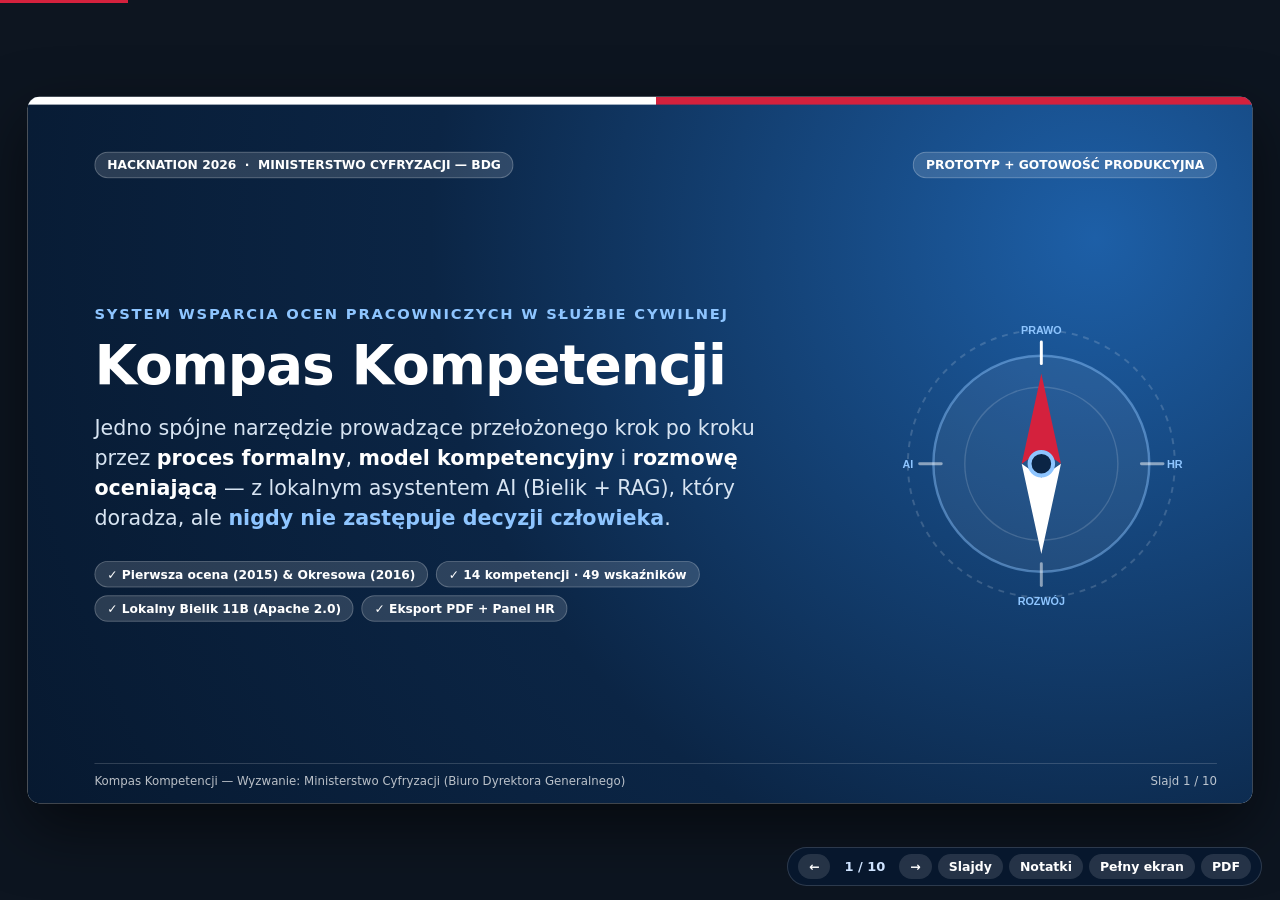
<file: docs/prezentacja.html>
<!DOCTYPE html>
<html lang="pl">
<head>
  <meta charset="UTF-8" />
  <meta name="viewport" content="width=device-width, initial-scale=1.0" />
  <title>Kompas Kompetencji — Prezentacja HackNation 2026 (Ministerstwo Cyfryzacji)</title>
  <style>
    :root {
      --navy: #0b2545;
      --navy-deep: #071930;
      --blue: #1d5fa7;
      --blue-light: #e8f1fb;
      --purple: #60399e;
      --purple-light: #f2ecfa;
      --crimson: #d4213d;
      --bg: #f4f6f9;
      --surface: #ffffff;
      --border: #d9e2ec;
      --text: #102a43;
      --muted: #486581;
      --ok-bg: #e6f4ea;
      --ok-fg: #0e6027;
      --warn-bg: #fff8e1;
      --warn-fg: #8a5300;
      --err-bg: #fdecea;
      --err-fg: #a2191f;
      --radius: 14px;
      --shadow: 0 8px 24px rgba(11, 37, 69, 0.08);
    }

    * { box-sizing: border-box; margin: 0; padding: 0; }

    html, body {
      width: 100%;
      height: 100%;
      background: #0d1520;
      font-family: "Segoe UI", system-ui, -apple-system, BlinkMacSystemFont, Roboto, sans-serif;
      color: var(--text);
      overflow: hidden;
      -webkit-font-smoothing: antialiased;
    }

    /* Stage container */
    .stage {
      width: 100vw;
      height: 100vh;
      display: flex;
      align-items: center;
      justify-content: center;
      position: relative;
      padding: 16px;
    }

    .deck {
      position: relative;
      width: 1280px;
      height: 720px;
      transform-origin: center center;
      box-shadow: 0 24px 64px rgba(0, 0, 0, 0.55);
      border-radius: 12px;
      overflow: hidden;
      background: var(--bg);
    }

    .slide {
      position: absolute;
      inset: 0;
      width: 1280px;
      height: 720px;
      padding: 46px 56px 54px;
      display: none;
      flex-direction: column;
      background: var(--bg);
      overflow: hidden;
    }

    .slide.active {
      display: flex;
      animation: fadeIn 0.22s ease-out;
    }

    @keyframes fadeIn {
      from { opacity: 0; transform: translateY(6px); }
      to { opacity: 1; transform: translateY(0); }
    }

    /* Top accent bar on content slides */
    .slide::before {
      content: "";
      position: absolute;
      top: 0;
      left: 0;
      right: 0;
      height: 6px;
      background: linear-gradient(90deg, var(--navy) 0%, var(--blue) 70%, var(--crimson) 100%);
    }

    /* Cover slide */
    .slide.cover {
      background: radial-gradient(circle at 85% 20%, #1d5fa7 0%, #0b2545 55%, #071930 100%);
      color: #ffffff;
      padding: 56px 68px;
      justify-content: space-between;
    }
    .slide.cover::before {
      height: 8px;
      background: linear-gradient(90deg, #ffffff 0%, #ffffff 50%, var(--crimson) 50%, var(--crimson) 100%);
    }

    /* Slide Header */
    .slide-header {
      display: flex;
      justify-content: space-between;
      align-items: flex-start;
      margin-bottom: 24px;
      gap: 20px;
    }
    .kicker {
      font-size: 13px;
      font-weight: 700;
      text-transform: uppercase;
      letter-spacing: 0.1em;
      color: var(--blue);
      margin-bottom: 6px;
    }
    h1 {
      font-size: 56px;
      font-weight: 800;
      line-height: 1.08;
      letter-spacing: -0.02em;
    }
    h2 {
      font-size: 32px;
      font-weight: 800;
      line-height: 1.18;
      color: var(--navy);
      letter-spacing: -0.015em;
    }
    h3 {
      font-size: 18px;
      font-weight: 700;
      color: var(--navy);
      margin-bottom: 8px;
    }
    .header-badge {
      background: var(--navy);
      color: #fff;
      font-size: 12px;
      font-weight: 700;
      padding: 6px 14px;
      border-radius: 999px;
      white-space: nowrap;
      letter-spacing: 0.03em;
    }
    .header-badge.purple { background: var(--purple); }
    .header-badge.blue { background: var(--blue); }
    .header-badge.ok { background: var(--ok-fg); }

    /* Footer */
    .slide-footer {
      position: absolute;
      bottom: 16px;
      left: 56px;
      right: 56px;
      display: flex;
      justify-content: space-between;
      align-items: center;
      font-size: 12px;
      color: var(--muted);
      border-top: 1px solid var(--border);
      padding-top: 10px;
    }
    .slide.cover .slide-footer {
      border-top-color: rgba(255, 255, 255, 0.16);
      color: rgba(255, 255, 255, 0.72);
      left: 68px;
      right: 68px;
    }

    /* Layout helpers */
    .grid-2 { display: grid; grid-template-columns: 1fr 1fr; gap: 22px; flex: 1; min-height: 0; }
    .grid-2-wide { display: grid; grid-template-columns: 1.15fr 0.85fr; gap: 24px; flex: 1; min-height: 0; }
    .grid-3 { display: grid; grid-template-columns: repeat(3, 1fr); gap: 18px; flex: 1; min-height: 0; }
    .grid-4 { display: grid; grid-template-columns: repeat(4, 1fr); gap: 14px; }
    .col { display: flex; flex-direction: column; gap: 14px; min-height: 0; }

    /* Cards */
    .card {
      background: var(--surface);
      border: 1px solid var(--border);
      border-radius: var(--radius);
      padding: 20px 22px;
      box-shadow: var(--shadow);
      display: flex;
      flex-direction: column;
    }
    .card.navy {
      background: linear-gradient(145deg, var(--navy) 0%, #123663 100%);
      color: #fff;
      border-color: transparent;
    }
    .card.navy h3, .card.navy .muted { color: #fff; }
    .card.navy .sub { color: #cbd8e6; }
    .card.blue-tint { background: var(--blue-light); border-color: #bfd7f2; }
    .card.purple-tint { background: var(--purple-light); border-color: #d7c4f0; }
    .card.ok-tint { background: var(--ok-bg); border-color: #b7dfc1; }
    .card.warn-tint { background: var(--warn-bg); border-color: #f3dc9b; }

    /* Lists */
    ul.clean {
      list-style: none;
      display: flex;
      flex-direction: column;
      gap: 10px;
    }
    ul.clean li {
      position: relative;
      padding-left: 22px;
      font-size: 15px;
      line-height: 1.45;
      color: var(--text);
    }
    ul.clean li::before {
      content: "▸";
      position: absolute;
      left: 0;
      top: 0;
      color: var(--blue);
      font-weight: 800;
    }
    .card.navy ul.clean li { color: #e8eff7; }
    .card.navy ul.clean li::before { color: #6bb0ff; }

    /* Stat pills & boxes */
    .stat-box {
      background: var(--surface);
      border: 1px solid var(--border);
      border-radius: 12px;
      padding: 14px 16px;
      text-align: center;
      box-shadow: 0 4px 12px rgba(11, 37, 69, 0.05);
    }
    .stat-num {
      font-size: 32px;
      font-weight: 800;
      color: var(--blue);
      line-height: 1.1;
    }
    .stat-num.purple { color: var(--purple); }
    .stat-num.navy { color: var(--navy); }
    .stat-num.ok { color: var(--ok-fg); }
    .stat-label {
      font-size: 12.5px;
      color: var(--muted);
      font-weight: 600;
      margin-top: 4px;
    }

    .pill-row { display: flex; flex-wrap: wrap; gap: 8px; }
    .pill {
      display: inline-flex;
      align-items: center;
      gap: 6px;
      padding: 5px 12px;
      border-radius: 999px;
      font-size: 12.5px;
      font-weight: 700;
      background: var(--blue-light);
      color: var(--navy);
    }
    .pill.purple { background: var(--purple-light); color: var(--purple); }
    .pill.ok { background: var(--ok-bg); color: var(--ok-fg); }
    .pill.err { background: var(--err-bg); color: var(--err-fg); }
    .pill.warn { background: var(--warn-bg); color: var(--warn-fg); }
    .pill.dark { background: rgba(255,255,255,0.14); color: #fff; border: 1px solid rgba(255,255,255,0.22); }

    /* Stepper */
    .steps {
      display: flex;
      flex-direction: column;
      gap: 8px;
      margin-top: 8px;
    }
    .step-item {
      display: flex;
      align-items: flex-start;
      gap: 12px;
      background: var(--bg);
      border: 1px solid var(--border);
      border-radius: 10px;
      padding: 9px 12px;
      font-size: 13.5px;
      line-height: 1.35;
    }
    .step-num {
      width: 24px;
      height: 24px;
      border-radius: 50%;
      background: var(--blue);
      color: #fff;
      font-size: 12px;
      font-weight: 800;
      display: flex;
      align-items: center;
      justify-content: center;
      flex-shrink: 0;
      margin-top: 1px;
    }
    .step-num.purple { background: var(--purple); }

    /* Bottom highlight banner */
    .banner {
      margin-top: 16px;
      padding: 13px 18px;
      border-radius: 12px;
      background: var(--navy);
      color: #fff;
      font-size: 14px;
      display: flex;
      align-items: center;
      justify-content: space-between;
      gap: 16px;
    }
    .banner strong { color: #8ec5ff; }

    /* Architecture layers */
    .arch-layer {
      background: var(--surface);
      border: 1px solid var(--border);
      border-left: 5px solid var(--blue);
      border-radius: 10px;
      padding: 11px 16px;
      display: flex;
      justify-content: space-between;
      align-items: center;
      gap: 14px;
    }
    .arch-layer.purple { border-left-color: var(--purple); }
    .arch-layer.navy { border-left-color: var(--navy); }
    .arch-layer.ok { border-left-color: var(--ok-fg); }
    .arch-title { font-weight: 800; font-size: 14.5px; color: var(--navy); }
    .arch-desc { font-size: 13px; color: var(--muted); }

    /* Code tag */
    code {
      font-family: "Cascadia Code", Consolas, monospace;
      font-size: 0.9em;
      background: rgba(11, 37, 69, 0.07);
      padding: 1px 6px;
      border-radius: 5px;
      color: var(--navy);
    }
    .card.navy code {
      background: rgba(255, 255, 255, 0.14);
      color: #d7ebff;
    }

    /* Timeline */
    .timeline {
      display: grid;
      grid-template-columns: repeat(3, 1fr);
      gap: 20px;
      margin-top: 6px;
    }
    .phase-tag {
      display: inline-block;
      font-size: 12px;
      font-weight: 800;
      text-transform: uppercase;
      letter-spacing: 0.06em;
      padding: 4px 10px;
      border-radius: 6px;
      margin-bottom: 10px;
    }

    /* Floating controls */
    .controls {
      position: fixed;
      bottom: 14px;
      right: 18px;
      display: flex;
      align-items: center;
      gap: 6px;
      background: rgba(7, 25, 48, 0.88);
      backdrop-filter: blur(8px);
      padding: 6px 10px;
      border-radius: 999px;
      border: 1px solid rgba(255, 255, 255, 0.15);
      z-index: 100;
      color: #fff;
      font-size: 13px;
    }
    .controls button {
      background: rgba(255, 255, 255, 0.12);
      color: #fff;
      border: none;
      border-radius: 999px;
      padding: 5px 11px;
      font: inherit;
      font-size: 12.5px;
      font-weight: 600;
      cursor: pointer;
      transition: background 0.15s;
    }
    .controls button:hover { background: rgba(255, 255, 255, 0.25); }
    .controls .counter {
      padding: 0 8px;
      font-weight: 700;
      font-variant-numeric: tabular-nums;
      color: #cfe4ff;
    }

    /* Progress bar */
    .progress-bar {
      position: fixed;
      top: 0;
      left: 0;
      height: 3px;
      background: var(--crimson);
      transition: width 0.25s ease;
      z-index: 120;
    }

    /* Speaker notes drawer */
    .notes-panel {
      position: fixed;
      left: 50%;
      bottom: 64px;
      transform: translateX(-50%);
      width: min(920px, 92vw);
      background: rgba(7, 25, 48, 0.96);
      color: #e8eff7;
      border: 1px solid rgba(255, 255, 255, 0.2);
      border-radius: 14px;
      padding: 16px 22px;
      box-shadow: 0 18px 48px rgba(0, 0, 0, 0.5);
      z-index: 110;
      display: none;
      font-size: 14px;
      line-height: 1.5;
    }
    .notes-panel.open { display: block; }
    .notes-title {
      font-size: 12px;
      text-transform: uppercase;
      letter-spacing: 0.08em;
      color: #8ec5ff;
      font-weight: 700;
      margin-bottom: 6px;
      display: flex;
      justify-content: space-between;
    }

    /* Overview Grid Modal */
    .overview {
      position: fixed;
      inset: 0;
      background: rgba(7, 25, 48, 0.94);
      z-index: 200;
      display: none;
      padding: 36px;
      overflow-y: auto;
    }
    .overview.open { display: block; }
    .overview-grid {
      display: grid;
      grid-template-columns: repeat(auto-fill, minmax(260px, 1fr));
      gap: 16px;
      max-width: 1200px;
      margin: 20px auto 0;
    }
    .overview-item {
      background: #122d52;
      border: 2px solid transparent;
      border-radius: 12px;
      padding: 16px;
      color: #fff;
      cursor: pointer;
      transition: transform 0.12s, border-color 0.12s;
    }
    .overview-item:hover { transform: translateY(-2px); border-color: #6bb0ff; }
    .overview-item.current { border-color: var(--crimson); }
    .overview-item .ov-num { font-size: 12px; font-weight: 800; color: #8ec5ff; margin-bottom: 4px; }
    .overview-item .ov-title { font-size: 15px; font-weight: 700; line-height: 1.3; }

    /* Print to PDF (16:9 exact slides) */
    @media print {
      @page {
        size: 1280px 720px;
        margin: 0;
      }
      html, body {
        background: #fff !important;
        overflow: visible !important;
        height: auto !important;
        -webkit-print-color-adjust: exact !important;
        print-color-adjust: exact !important;
      }
      .controls, .notes-panel, .progress-bar, .overview { display: none !important; }
      .stage {
        display: block !important;
        padding: 0 !important;
        height: auto !important;
        width: auto !important;
      }
      .deck {
        width: 1280px !important;
        height: auto !important;
        transform: none !important;
        box-shadow: none !important;
        border-radius: 0 !important;
        overflow: visible !important;
      }
      .slide {
        position: relative !important;
        display: flex !important;
        page-break-after: always;
        break-after: page;
        animation: none !important;
      }
      .slide:last-child {
        page-break-after: auto;
        break-after: auto;
      }
    }
  </style>
</head>
<body>
  <div class="progress-bar" id="progressBar"></div>

  <div class="stage">
    <div class="deck" id="deck">

      <!-- ================================================================ -->
      <!-- SLAJD 1: TYTUŁOWY                                                -->
      <!-- ================================================================ -->
      <section class="slide cover active"
               data-title="Kompas Kompetencji — Wprowadzenie"
               data-notes="30 sek. Przywitanie jury. Przedstawiamy Kompas Kompetencji — kompletne, gotowe do wdrożenia narzędzie wspierające przełożonych i HR w Ministerstwie Cyfryzacji w przeprowadzeniu pierwszej oceny i oceny okresowej w służbie cywilnej. Łączymy w jednym miejscu formalny proces, model kompetencyjny i lokalnego, ugruntowanego asystenta AI.">
        <div style="display:flex; justify-content:space-between; align-items:center;">
          <div class="pill dark">HACKNATION 2026 &nbsp;·&nbsp; MINISTERSTWO CYFRYZACJI — BDG</div>
          <div class="pill dark">PROTOTYP + GOTOWOŚĆ PRODUKCYJNA</div>
        </div>

        <div style="display:grid; grid-template-columns: 1.35fr 0.65fr; gap:40px; align-items:center; margin: auto 0;">
          <div>
            <div style="font-size:15px; font-weight:700; letter-spacing:0.12em; color:#8ec5ff; text-transform:uppercase; margin-bottom:14px;">
              System wsparcia ocen pracowniczych w służbie cywilnej
            </div>
            <h1>Kompas Kompetencji</h1>
            <p style="font-size:21px; line-height:1.45; color:#d7e4f2; margin-top:18px; max-width:680px;">
              Jedno spójne narzędzie prowadzące przełożonego krok po kroku przez
              <strong style="color:#fff;">proces formalny</strong>,
              <strong style="color:#fff;">model kompetencyjny</strong> i
              <strong style="color:#fff;">rozmowę oceniającą</strong> — z lokalnym asystentem AI (Bielik + RAG),
              który doradza, ale <strong style="color:#8ec5ff;">nigdy nie zastępuje decyzji człowieka</strong>.
            </p>
            <div class="pill-row" style="margin-top:28px;">
              <span class="pill dark">✓ Pierwsza ocena (2015) &amp; Okresowa (2016)</span>
              <span class="pill dark">✓ 14 kompetencji · 49 wskaźników</span>
              <span class="pill dark">✓ Lokalny Bielik 11B (Apache 2.0)</span>
              <span class="pill dark">✓ Eksport PDF + Panel HR</span>
            </div>
          </div>

          <div style="display:flex; justify-content:center;">
            <svg width="300" height="300" viewBox="0 0 300 300" fill="none" xmlns="http://www.w3.org/2000/svg" aria-label="Logo Kompas Kompetencji">
              <circle cx="150" cy="150" r="136" stroke="rgba(255,255,255,0.16)" stroke-width="2" stroke-dasharray="6 6"/>
              <circle cx="150" cy="150" r="110" fill="rgba(255,255,255,0.06)" stroke="rgba(142,197,255,0.45)" stroke-width="2.5"/>
              <circle cx="150" cy="150" r="78" stroke="rgba(255,255,255,0.15)" stroke-width="1.5"/>
              <!-- Cardinal ticks -->
              <line x1="150" y1="26" x2="150" y2="48" stroke="#ffffff" stroke-width="3" stroke-linecap="round"/>
              <line x1="150" y1="252" x2="150" y2="274" stroke="rgba(255,255,255,0.5)" stroke-width="3" stroke-linecap="round"/>
              <line x1="26" y1="150" x2="48" y2="150" stroke="rgba(255,255,255,0.5)" stroke-width="3" stroke-linecap="round"/>
              <line x1="252" y1="150" x2="274" y2="150" stroke="rgba(255,255,255,0.5)" stroke-width="3" stroke-linecap="round"/>
              <!-- Compass needle -->
              <polygon points="150,58 170,150 150,136 130,150" fill="#d4213d"/>
              <polygon points="150,242 170,150 150,164 130,150" fill="#ffffff"/>
              <circle cx="150" cy="150" r="12" fill="#0b2545" stroke="#8ec5ff" stroke-width="4"/>
              <!-- Labels -->
              <text x="150" y="18" text-anchor="middle" fill="#8ec5ff" font-size="11" font-weight="700" font-family="Segoe UI, sans-serif">PRAWO</text>
              <text x="150" y="294" text-anchor="middle" fill="#8ec5ff" font-size="11" font-weight="700" font-family="Segoe UI, sans-serif">ROZWÓJ</text>
              <text x="14" y="154" text-anchor="middle" fill="#8ec5ff" font-size="11" font-weight="700" font-family="Segoe UI, sans-serif">AI</text>
              <text x="286" y="154" text-anchor="middle" fill="#8ec5ff" font-size="11" font-weight="700" font-family="Segoe UI, sans-serif">HR</text>
            </svg>
          </div>
        </div>

        <div class="slide-footer">
          <span>Kompas Kompetencji — Wyzwanie: Ministerstwo Cyfryzacji (Biuro Dyrektora Generalnego)</span>
          <span>Slajd 1 / 10</span>
        </div>
      </section>

      <!-- ================================================================ -->
      <!-- SLAJD 2: PROBLEM                                                 -->
      <!-- ================================================================ -->
      <section class="slide"
               data-title="Problem — Rozproszone przepisy i subiektywność oceny"
               data-notes="30 sek. Z czego wynika wyzwanie? Przełożony w służbie cywilnej nie ocenia intuicyjnie — musi naraz stosować ustawę, dwa odrębne rozporządzenia, poradniki KPRM i model 14 kompetencji z 49 wskaźnikami. Bez jednego narzędzia rośnie ryzyko błędów formalnych (terminy, wybór arkusza A/B/C) oraz rozbieżnej interpretacji zachowań między działami.">
        <div class="slide-header">
          <div>
            <div class="kicker">01 · Kontekst i wyzwanie</div>
            <h2>Dlaczego ocenianie w służbie cywilnej wymaga wsparcia?</h2>
          </div>
          <div class="header-badge">Merytoryka · 25%</div>
        </div>

        <div class="grid-2-wide">
          <div class="col">
            <div class="card" style="flex:1; justify-content:center;">
              <div style="display:flex; align-items:center; gap:10px; margin-bottom:6px;">
                <span class="pill err">Ryzyko formalne</span>
                <h3 style="margin:0;">Rozproszone przepisy i rygorystyczne terminy</h3>
              </div>
              <p style="font-size:14.5px; color:var(--muted); line-height:1.5;">
                Przełożony musi łączyć <strong>ustawę o służbie cywilnej</strong>, <strong>2 rozporządzenia (2015 i 2016)</strong>,
                poradniki KPRM oraz reguły obliczania terminów z <strong>Kodeksu cywilnego (art. 111–115)</strong>.
                Błąd w doborze arkusza (A/B/C) lub terminie (21 / 30 dni, przedłużenia) grozi sprzeciwem.
              </p>
            </div>

            <div class="card" style="flex:1; justify-content:center;">
              <div style="display:flex; align-items:center; gap:10px; margin-bottom:6px;">
                <span class="pill warn">Subiektywność</span>
                <h3 style="margin:0;">Trudność przełożenia zachowań na skalę ocen</h3>
              </div>
              <p style="font-size:14.5px; color:var(--muted); line-height:1.5;">
                Pojęcia takie jak <em>Komunikacja</em> czy <em>Myślenie analityczne</em> są szerokie.
                Bez powiązania oceny z konkretnymi <strong>wskaźnikami behawioralnymi (49)</strong> i faktami (STAR),
                oceny stają się niespójne między przełożonymi.
              </p>
            </div>

            <div class="card" style="flex:1; justify-content:center;">
              <div style="display:flex; align-items:center; gap:10px; margin-bottom:6px;">
                <span class="pill purple">Rozmowa i HR</span>
                <h3 style="margin:0;">Brak wsparcia w rozmowie i bieżącym monitoringu</h3>
              </div>
              <p style="font-size:14.5px; color:var(--muted); line-height:1.5;">
                Ocena powinna budować wartościowy feedback i <strong>IPRZ</strong>, a kadry (HR) potrzebują
                jednego widoku terminów, statusów i przypomnień zamiast ręcznych arkuszy.
              </p>
            </div>
          </div>

          <div class="card navy" style="justify-content:space-between;">
            <div>
              <div class="pill dark" style="margin-bottom:14px;">NASZA ODPOWIEDŹ</div>
              <h3 style="font-size:24px; line-height:1.25; margin-bottom:14px;">
                Jedno narzędzie zamiast 5 PDF-ów i rozproszonych plików
              </h3>
              <ul class="clean" style="gap:14px; margin-top:10px;">
                <li><strong>Prowadzenie krok po kroku</strong> z walidacją przepisów przed kolejnym etapem.</li>
                <li><strong>Automatyczny dobór arkusza A/B/C</strong> na podstawie wgranego pliku OSP (<code>.docx</code> / <code>.pdf</code>).</li>
                <li><strong>Ocena oparta na zachowaniach</strong> z pomocniczą sugestią poziomu i wyłączną decyzją przełożonego.</li>
                <li><strong>Lokalny Asystent AI (Bielik)</strong> odpowiadający na pytania prawne z cytowaniami oraz przygotowujący rozmowę.</li>
                <li><strong>Panel HR i eksport PDF</strong> eliminujące ręczną biurokrację.</li>
              </ul>
            </div>

            <div style="background:rgba(255,255,255,0.1); border-radius:10px; padding:12px 14px; margin-top:14px; font-size:13.5px; color:#d7e8ff;">
              <strong>Cel:</strong> spójna, obiektywna, zgodna z prawem ocena — przy pełnej odpowiedzialności przełożonego.
            </div>
          </div>
        </div>

        <div class="slide-footer">
          <span>Kompas Kompetencji · HackNation 2026</span>
          <span>Slajd 2 / 10</span>
        </div>
      </section>

      <!-- ================================================================ -->
      <!-- SLAJD 3: ROZWIĄZANIE — DWIE KOMPLETNE ŚCIEŻKI PROCESU            -->
      <!-- ================================================================ -->
      <section class="slide"
               data-title="Rozwiązanie — Dwie kompletne ścieżki procesu"
               data-notes="40 sek. Zaimplementowaliśmy obie pełne ścieżki wymagane w służbie cywilnej. Pierwsza ocena z 2015 r. obejmuje rozmowę wstępną w 21 dni, pełne sprawozdanie ocenianego (Załącznik nr 3, min. 7 miesięcy), ocenę 5 elementów w skali 3/5/7 pkt oraz egzamin. Ocena okresowa z 2016 r. obsługuje analizę OSP, formularze A/B/C, 30 dni (lub 7 dni przy ponownej ocenie po 6 mies.), wskaźniki 1–9 pkt, wniosek o kolejny stopień (Część III) oraz pouczenie o 7-dniowym sprzeciwie.">
        <div class="slide-header">
          <div>
            <div class="kicker">02 · Logika procesu</div>
            <h2>Dwie kompletne ścieżki zgodne z rozporządzeniami</h2>
          </div>
          <div class="header-badge">Zgodność prawna · 100%</div>
        </div>

        <div class="grid-2">
          <!-- Ścieżka 1 -->
          <div class="card">
            <div style="display:flex; justify-content:space-between; align-items:center; margin-bottom:6px;">
              <h3 style="margin:0; color:var(--blue);">Ścieżka 1: Pierwsza ocena</h3>
              <span class="pill">Rozp. 23.07.2015 · 3 / 5 / 7 pkt</span>
            </div>
            <div class="steps">
              <div class="step-item">
                <div class="step-num">1</div>
                <div><strong>Rozmowa wstępna</strong> — termin ustawowy <strong>21 dni</strong> od nawiązania stosunku pracy (omówienie zadań i kryteriów).</div>
              </div>
              <div class="step-item">
                <div class="step-num">2</div>
                <div><strong>Sprawozdanie ocenianego (Zał. nr 3)</strong> — walidacja okresu <strong>≥ 7 mies.</strong>, główne zadania, problemy, nowe kompetencje, usprawnienia.</div>
              </div>
              <div class="step-item">
                <div class="step-num">3</div>
                <div><strong>Ocena 5 elementów kompetencyjnych</strong> — wskaźniki behawioralne, notatki STAR i sugestia poziomu (3 / 5 / 7 pkt).</div>
              </div>
              <div class="step-item">
                <div class="step-num">4</div>
                <div><strong>Rozmowa, egzamin i wynik końcowy</strong> — kontrola zaliczenia egzaminu ze służby przygotowawczej + zapoznanie i PDF.</div>
              </div>
            </div>
          </div>

          <!-- Ścieżka 2 -->
          <div class="card">
            <div style="display:flex; justify-content:space-between; align-items:center; margin-bottom:6px;">
              <h3 style="margin:0; color:var(--purple);">Ścieżka 2: Ocena okresowa</h3>
              <span class="pill purple">Rozp. 04.04.2016 · A / B / C · 1–9 pkt</span>
            </div>
            <div class="steps">
              <div class="step-item">
                <div class="step-num purple">1</div>
                <div><strong>Analiza OSP (<code>.docx</code> / <code>.pdf</code>)</strong> — rekomendacja formularza <strong>A / B / C</strong> (z opcją nadpisania) i kryteriów dodatkowych.</div>
              </div>
              <div class="step-item">
                <div class="step-num purple">2</div>
                <div><strong>Ustalenie kryteriów (Część I)</strong> — max 3 dodatkowe; termin <strong>30 dni</strong> (lub <strong>7 dni</strong> przy ponownej ocenie po 6 mies. — art. 81 ust. 9).</div>
              </div>
              <div class="step-item">
                <div class="step-num purple">3</div>
                <div><strong>Ocena wskaźników i rozmowa oceniająca</strong> — skala 1–9 pkt, dowody STAR, wsparcie Asystenta rozmowy AI i wnioski do IPRZ.</div>
              </div>
              <div class="step-item">
                <div class="step-num purple">4</div>
                <div><strong>Wynik (Cz. II), Wniosek o stopień (Cz. III) i Pouczenie</strong> — automatyczny wniosek dla urzędnika mianowanego + <strong>7 dni</strong> na sprzeciw.</div>
              </div>
            </div>
          </div>
        </div>

        <div class="banner">
          <div>
            <strong>Silnik terminów (art. 111–115 KC):</strong> automatyczny kalendarz świąt w Polsce, przesuwanie terminów z weekendów/świąt oraz obsługa <strong>przedłużeń przy nieobecnościach</strong> (§ 5 rozp. 2015 / art. 81 ust. 8 ustawy).
          </div>
          <span class="pill dark" style="white-space:nowrap;">Walidacja na każdym kroku</span>
        </div>

        <div class="slide-footer">
          <span>Kompas Kompetencji · HackNation 2026</span>
          <span>Slajd 3 / 10</span>
        </div>
      </section>

      <!-- ================================================================ -->
      <!-- SLAJD 4: UX — PERSPEKTYWA PRZEŁOŻONEGO I HR                      -->
      <!-- ================================================================ -->
      <section class="slide"
               data-title="UX — Interfejs Przełożonego i Panel HR"
               data-notes="35 sek. Zaprojektowaliśmy aplikację pod realną pracę biurową — czysty, czytelny kreator desktop/tablet ze świadomą blokadą smartfonów poniżej 768 px, dokładnie według wymogu MC. Przełożony ma po lewej kreator krok po kroku, a po prawej kontekstowy panel Asystenta AI. Kadry (HR) dostają osobny panel monitoringu z alertami terminów i wysyłką przypomnień.">
        <div class="slide-header">
          <div>
            <div class="kicker">03 · Doświadczenie użytkownika</div>
            <h2>Intuicyjny kreator dla Przełożonego i monitoring dla HR</h2>
          </div>
          <div class="header-badge blue">UX &amp; UI · 25%</div>
        </div>

        <div class="grid-2">
          <!-- Przełożony -->
          <div class="card" style="justify-content:space-between;">
            <div>
              <div style="display:flex; justify-content:space-between; align-items:center; margin-bottom:10px;">
                <h3 style="margin:0;">Perspektywa Przełożonego</h3>
                <span class="pill">Rola: supervisor</span>
              </div>
              <!-- Mini UI wireframe -->
              <div style="background:var(--bg); border:1px solid var(--border); border-radius:10px; padding:12px; margin-bottom:14px;">
                <div style="display:flex; gap:6px; margin-bottom:10px;">
                  <span style="background:var(--navy); color:#fff; font-size:11px; padding:3px 8px; border-radius:6px; font-weight:700;">1. OSP ✓</span>
                  <span style="background:var(--blue); color:#fff; font-size:11px; padding:3px 8px; border-radius:6px; font-weight:700;">2. Kryteria ✓</span>
                  <span style="background:var(--purple); color:#fff; font-size:11px; padding:3px 8px; border-radius:6px; font-weight:700;">3. Ocena (aktywny)</span>
                  <span style="background:#e2e8f0; color:var(--muted); font-size:11px; padding:3px 8px; border-radius:6px; font-weight:700;">4. Rozmowa → PDF</span>
                </div>
                <div style="display:grid; grid-template-columns: 1.45fr 1fr; gap:8px;">
                  <div style="background:#fff; border:1px solid var(--border); border-radius:8px; padding:10px; font-size:12px;">
                    <div style="font-weight:700; color:var(--navy); margin-bottom:4px;">Kreator oceny + dowody STAR</div>
                    <div style="color:var(--muted);">Wskaźniki behawioralne, sugestia systemu i jawny wybór oceny przez przełożonego.</div>
                  </div>
                  <div style="background:var(--purple-light); border:1px solid #d7c4f0; border-radius:8px; padding:10px; font-size:12px;">
                    <div style="font-weight:700; color:var(--purple); margin-bottom:4px;">Panel boczny AI</div>
                    <div style="color:var(--text);">Zakładki: <em>Asystent formalny</em> oraz <em>Asystent rozmowy</em>.</div>
                  </div>
                </div>
              </div>
              <ul class="clean">
                <li><strong>Upload pliku OSP</strong> (<code>.docx</code> / <code>.pdf</code>) z automatyczną analizą stanowiska.</li>
                <li><strong>Okno terminów i przedłużeń</strong> dostępne z nagłówka na każdym etapie.</li>
                <li><strong>Eksport dokumentacji</strong> do gotowego arkusza <strong>PDF / HTML</strong> jednym kliknięciem.</li>
              </ul>
            </div>
          </div>

          <!-- HR + Desktop rule -->
          <div class="col">
            <div class="card" style="flex:1;">
              <div style="display:flex; justify-content:space-between; align-items:center; margin-bottom:10px;">
                <h3 style="margin:0;">Perspektywa Kadr / Administratora</h3>
                <span class="pill ok">Rola: hr / admin</span>
              </div>
              <ul class="clean">
                <li><strong>Dashboard postępów</strong> — podgląd statusów wszystkich ocen w urzędzie w czasie rzeczywistym.</li>
                <li><strong>Alerty terminów</strong> — wyróżnienie zbliżających się i zaległych terminów (rozmowa wstępna, kryteria, ocena).</li>
                <li><strong>Wysyłka przypomnień</strong> — ręcznie z panelu HR lub cyklicznie przez worker SMTP TLS.</li>
              </ul>
            </div>

            <div class="card blue-tint" style="padding:16px 20px;">
              <div style="display:flex; align-items:center; justify-content:space-between; gap:12px;">
                <div>
                  <h3 style="margin:0 0 4px 0; font-size:16px;">Zgodność z wymogiem ergonomii MC: Desktop &amp; Tablet</h3>
                  <p style="font-size:13.5px; color:var(--text); line-height:1.4;">
                    Interfejs celowo <strong>blokuje dostęp na smartfonach (<code>&lt; 768px</code>)</strong>, gwarantując
                    czytelność formularzy, wskaźników behawioralnych i dokumentacji kadrowej.
                  </p>
                </div>
                <div style="font-size:28px; font-weight:800; color:var(--navy); white-space:nowrap;">≥ 768px</div>
              </div>
            </div>
          </div>
        </div>

        <div class="slide-footer">
          <span>Kompas Kompetencji · HackNation 2026</span>
          <span>Slajd 4 / 10</span>
        </div>
      </section>

      <!-- ================================================================ -->
      <!-- SLAJD 5: MODEL KOMPETENCYJNY I POMOCNICZA SUGESTIA               -->
      <!-- ================================================================ -->
      <section class="slide"
               data-title="Model kompetencyjny i pomocnicza sugestia poziomu"
               data-notes="35 sek. Sercem aplikacji jest oficjalny model kompetencyjny Ministerstwa Cyfryzacji — zaimportowaliśmy wszystkie 14 kompetencji i 49 wskaźników behawioralnych. Przełożony nie zgaduje cyfry: wybiera konkretne zachowanie, może dopisać dowód STAR lub wskazać Brak podstaw. System oblicza sugestię (MeanNearestStrategy), ale nigdy nie narzuca wyniku — ostateczny poziom zawsze zatwierdza człowiek.">
        <div class="slide-header">
          <div>
            <div class="kicker">04 · Obiektywizacja oceny</div>
            <h2>Model kompetencyjny: od zachowań do świadomej decyzji</h2>
          </div>
          <div class="header-badge ok">Human-in-the-Loop</div>
        </div>

        <div class="grid-4" style="margin-bottom:18px;">
          <div class="stat-box">
            <div class="stat-num navy">14</div>
            <div class="stat-label">Kompetencji z arkusza MC</div>
          </div>
          <div class="stat-box">
            <div class="stat-num">49</div>
            <div class="stat-label">Wskaźników behawioralnych</div>
          </div>
          <div class="stat-box">
            <div class="stat-num purple">STAR</div>
            <div class="stat-label">Dowody (Sytuacja–Działanie–Rezultat)</div>
          </div>
          <div class="stat-box">
            <div class="stat-num ok">100%</div>
            <div class="stat-label">Decyzja po stronie przełożonego</div>
          </div>
        </div>

        <div class="card" style="flex:1; justify-content:space-between;">
          <h3>Jak działa mechanizm oceny kompetencji w Kompasie?</h3>

          <div style="display:grid; grid-template-columns: 1fr 34px 1fr 34px 1fr; align-items:center; gap:8px; margin: 10px 0;">
            <div style="background:var(--bg); border:1px solid var(--border); border-radius:12px; padding:16px; height:100%;">
              <span class="pill" style="margin-bottom:8px;">Krok A · Obserwacja</span>
              <div style="font-weight:700; font-size:15px; margin-bottom:6px;">Wybór zachowań + STAR</div>
              <p style="font-size:13.5px; color:var(--muted); line-height:1.45;">
                Dla każdego wskaźnika przełożony wybiera obserwowalny opis zachowania (lub <em>Brak podstaw</em>)
                i może zapisać fakt w metodzie <strong>STAR</strong> jako podstawę rozmowy.
              </p>
            </div>

            <div style="text-align:center; font-size:24px; font-weight:800; color:var(--blue);">→</div>

            <div style="background:var(--purple-light); border:1px solid #d7c4f0; border-radius:12px; padding:16px; height:100%;">
              <span class="pill purple" style="margin-bottom:8px;">Krok B · Sugestia</span>
              <div style="font-weight:700; font-size:15px; margin-bottom:6px;"><code>MeanNearestStrategy</code></div>
              <p style="font-size:13.5px; color:var(--text); line-height:1.45;">
                Algorytm liczy średnią z ocenionych wskaźników (min. pokrycie <code>50%</code>, konserwatywny
                <code>tie_break: lower</code>) i wskazuje najbliższy poziom na skali (3/5/7 lub 1–9).
              </p>
            </div>

            <div style="text-align:center; font-size:24px; font-weight:800; color:var(--ok-fg);">→</div>

            <div style="background:var(--ok-bg); border:1px solid #b7dfc1; border-radius:12px; padding:16px; height:100%;">
              <span class="pill ok" style="margin-bottom:8px;">Krok C · Decyzja</span>
              <div style="font-weight:700; font-size:15px; margin-bottom:6px;">Jawny wybór przełożonego</div>
              <p style="font-size:13.5px; color:var(--text); line-height:1.45;">
                Sugestia ma status <strong>wyłącznie pomocniczy</strong>. Przełożony sam wybiera ostateczną
                ocenę cząstkową — może ją przyjąć lub świadomie skorygować.
              </p>
            </div>
          </div>

          <div style="font-size:13.5px; color:var(--muted); background:var(--bg); border-radius:8px; padding:10px 14px; border-left:4px solid var(--blue);">
            <strong>Wartość dla urzędu:</strong> Ujednolicenie standardów oceniania między departamentami oraz gotowy, oparty na faktach materiał do rozmowy rozwojowej i obrony oceny przy ewentualnym sprzeciwie.
          </div>
        </div>

        <div class="slide-footer">
          <span>Kompas Kompetencji · HackNation 2026</span>
          <span>Slajd 5 / 10</span>
        </div>
      </section>

      <!-- ================================================================ -->
      <!-- SLAJD 6: LOKALNY ASYSTENT AI (BIELIK + HYBRID RAG)               -->
      <!-- ================================================================ -->
      <section class="slide"
               data-title="Lokalny Asystent AI (Bielik + Hybrid RAG)"
               data-notes="40 sek. Nasz Asystent AI jest w 100% suwerenny i darmowy: działa lokalnie na polskim modelu open-source Bielik 11B (Apache 2.0) przez Ollama — żadne dane kadrowe nie opuszczają infrastruktury urzędu. Wykorzystujemy HybridRetriever: połączenie BM25 (świetnego dla numerów paragrafów i artykułów) z wielojęzycznymi embeddingami nad 277 chunkami z oficjalnych źródeł. Asystent działa w dwóch trybach: formalnym (z cytowaniami) i rozmowy oceniającej.">
        <div class="slide-header">
          <div>
            <div class="kicker">05 · Suwerenne i ugruntowane AI</div>
            <h2>Lokalny Asystent AI: polski Bielik 11B + Hybrid RAG</h2>
          </div>
          <div class="header-badge purple">Jakość AI · 20%</div>
        </div>

        <!-- Pipeline diagram -->
        <div class="card" style="padding:16px 20px; margin-bottom:16px;">
          <div style="display:grid; grid-template-columns: 1fr 26px 1.25fr 26px 1.15fr 26px 1fr; align-items:center; gap:6px;">
            <div style="background:var(--bg); border:1px solid var(--border); border-radius:10px; padding:10px 12px; text-align:center;">
              <div style="font-size:11px; font-weight:800; color:var(--muted);">BAZA WIEDZY</div>
              <div style="font-size:20px; font-weight:800; color:var(--navy);">277 chunków</div>
              <div style="font-size:11.5px; color:var(--muted);">Ustawa, 2 rozp., KPRM, FAQ, model</div>
            </div>
            <div style="text-align:center; font-weight:800; color:var(--blue);">→</div>
            <div style="background:var(--blue-light); border:1px solid #bfd7f2; border-radius:10px; padding:10px 12px; text-align:center;">
              <div style="font-size:11px; font-weight:800; color:var(--blue);">HYBRID RETRIEVER</div>
              <div style="font-size:14px; font-weight:800; color:var(--navy);">BM25 (0.65) + MiniLM-L12</div>
              <div style="font-size:11.5px; color:var(--muted);">Precyzja paragrafów + semantyka</div>
            </div>
            <div style="text-align:center; font-weight:800; color:var(--purple);">→</div>
            <div style="background:var(--purple-light); border:1px solid #d7c4f0; border-radius:10px; padding:10px 12px; text-align:center;">
              <div style="font-size:11px; font-weight:800; color:var(--purple);">LOKALNY LLM (OLLAMA)</div>
              <div style="font-size:15px; font-weight:800; color:var(--navy);">Bielik 11B v2.3</div>
              <div style="font-size:11.5px; color:var(--muted);">Apache 2.0 · 100% on-premise</div>
            </div>
            <div style="text-align:center; font-weight:800; color:var(--ok-fg);">→</div>
            <div style="background:var(--ok-bg); border:1px solid #b7dfc1; border-radius:10px; padding:10px 12px; text-align:center;">
              <div style="font-size:11px; font-weight:800; color:var(--ok-fg);">ODPOWIEDŹ</div>
              <div style="font-size:14px; font-weight:800; color:var(--navy);">Cytowania źródeł</div>
              <div style="font-size:11.5px; color:var(--muted);">lub odmowa przy braku danych</div>
            </div>
          </div>
        </div>

        <div class="grid-2">
          <div class="card">
            <div style="display:flex; align-items:center; justify-content:space-between; margin-bottom:8px;">
              <h3 style="margin:0; color:var(--blue);">Tryb 1: Asystent formalny</h3>
              <span class="pill">Przepisy &amp; FAQ</span>
            </div>
            <ul class="clean">
              <li>Odpowiada na pytania o procedurę pierwszej oceny i oceny okresowej <strong>wyłącznie na podstawie źródeł</strong>.</li>
              <li>Do każdej odpowiedzi dołącza <strong>jawne cytowania</strong> (akt prawny, paragraf, poradnik KPRM).</li>
              <li>Poniżej progu trafności (<code>min_relevance: 0.35</code>) otwarcie komunikuje brak danych — <strong>zero halucynacji</strong>.</li>
            </ul>
          </div>

          <div class="card">
            <div style="display:flex; align-items:center; justify-content:space-between; margin-bottom:8px;">
              <h3 style="margin:0; color:var(--purple);">Tryb 2: Asystent rozmowy</h3>
              <span class="pill purple">Kontekst aktywnej oceny</span>
            </div>
            <ul class="clean">
              <li>Analizuje wybrane kryteria, wskaźniki i notatki STAR z bieżącej oceny pracownika.</li>
              <li>Generuje <strong>spersonalizowany plan rozmowy</strong>: pytania otwierające, argumentację mocnych stron i obszarów rozwoju.</li>
              <li>Podpowiada konkretne kierunki do <strong>Indywidualnego Programu Rozwoju Zawodowego (IPRZ)</strong>.</li>
            </ul>
          </div>
        </div>

        <div class="slide-footer">
          <span>Kompas Kompetencji · HackNation 2026</span>
          <span>Slajd 6 / 10</span>
        </div>
      </section>

      <!-- ================================================================ -->
      <!-- SLAJD 7: BEZPIECZEŃSTWO AI I GUARDRAILS                          -->
      <!-- ================================================================ -->
      <section class="slide"
               data-title="Bezpieczeństwo AI, Guardrails i Zgodność Prawna"
               data-notes="30 sek. W administracji publicznej AI musi być bezpieczne z definicji. Zbudowaliśmy dwa dedykowane guardrailsy: RatingDecisionGuardrail blokuje próby zlecenia AI wystawienia oceny, a PersonalDataGuardrail maskuje PESEL, e-mail i telefon zanim prompt w ogóle trafi do modelu. Dodatkowo kluczowe reguły prawne są zaszyte deterministycznie w kodzie — np. ocena cząstkowa 1 pkt automatycznie wyklucza wynik pozytywny.">
        <div class="slide-header">
          <div>
            <div class="kicker">06 · Odpowiedzialne AI w administracji</div>
            <h2>Zabezpieczenia (Guardrails) i deterministyczne reguły prawa</h2>
          </div>
          <div class="header-badge ok">Bezpieczeństwo &amp; RODO</div>
        </div>

        <div class="grid-3">
          <div class="card" style="border-top:4px solid var(--crimson);">
            <span class="pill err" style="align-self:flex-start; margin-bottom:10px;">Ochrona decyzji</span>
            <h3><code>RatingDecisionGuardrail</code></h3>
            <p style="font-size:14px; color:var(--muted); line-height:1.5; margin-bottom:12px;">
              Wykrywa i blokuje próby wymuszenia na AI podjęcia decyzji za przełożonego (np. <em>„Wystaw ocenę 7 pkt”</em>).
            </p>
            <div style="margin-top:auto; background:var(--err-bg); color:var(--err-fg); padding:10px 12px; border-radius:8px; font-size:12.5px; font-weight:600;">
              Blokada + przypomnienie: ostateczną ocenę podejmuje wyłącznie przełożony.
            </div>
          </div>

          <div class="card" style="border-top:4px solid var(--blue);">
            <span class="pill" style="align-self:flex-start; margin-bottom:10px;">Ochrona PII / RODO</span>
            <h3><code>PersonalDataGuardrail</code></h3>
            <p style="font-size:14px; color:var(--muted); line-height:1.5; margin-bottom:12px;">
              Automatycznie wykrywa i maskuje dane wrażliwe <strong>przed wysłaniem promptu do LLM</strong> oraz w logach aplikacji:
            </p>
            <div style="margin-top:auto; background:var(--blue-light); color:var(--navy); padding:10px 12px; border-radius:8px; font-size:12.5px; font-family:Consolas, monospace;">
              PESEL → [PESEL]<br/>
              e-mail → [EMAIL]<br/>
              telefon → [TELEFON]
            </div>
          </div>

          <div class="card" style="border-top:4px solid var(--ok-fg);">
            <span class="pill ok" style="align-self:flex-start; margin-bottom:10px;">Deterministyczne prawo</span>
            <h3>Polityki prawne w kodzie</h3>
            <p style="font-size:14px; color:var(--muted); line-height:1.5; margin-bottom:10px;">
              Krytycznych zasad nie powierzamy modelowi językowemu — egzekwuje je silnik <code>scoring/policies.py</code>:
            </p>
            <ul class="clean" style="margin-top:auto; gap:6px;">
              <li style="font-size:13px;">Cząstkowa <strong>1 pkt</strong> = wynik negatywny (§ 11).</li>
              <li style="font-size:13px;">Brak zdanego egzaminu = brak oceny pozytywnej.</li>
              <li style="font-size:13px;">Wymagane uzasadnienie oceny negatywnej.</li>
            </ul>
          </div>
        </div>

        <div class="banner">
          <div>
            <strong>Pełna suwerenność i darmowe narzędzia:</strong> Bielik 11B (Apache 2.0) + <code>sentence-transformers</code> + BM25 działają lokalnie — <strong>0 zł kosztów licencyjnych</strong> i brak transferu danych poza urząd.
          </div>
          <span class="pill dark" style="white-space:nowrap;">Ślad audytowy RODO</span>
        </div>

        <div class="slide-footer">
          <span>Kompas Kompetencji · HackNation 2026</span>
          <span>Slajd 7 / 10</span>
        </div>
      </section>

      <!-- ================================================================ -->
      <!-- SLAJD 8: ARCHITEKTURA (SOLID & CONFIG-DRIVEN) I JAKOŚĆ           -->
      <!-- ================================================================ -->
      <section class="slide"
               data-title="Architektura (SOLID, Config-Driven) i Jakość Kodu"
               data-notes="35 sek. Od strony inżynierskiej to nie jednorazowy skrypt hackathonowy, tylko czysta architektura warstwowa SOLID w Pythonie i FastAPI. Każdy wymienny komponent — model LLM, embeddingi, baza danych, bramy HR i EZD — jest zarejestrowany w Registry i sterowany wyłącznie plikami YAML. Mamy 39 testów jednostkowych i integracyjnych, bramkę pokrycia powyżej 85%, pełne typowanie mypy i czysty lint ruff.">
        <div class="slide-header">
          <div>
            <div class="kicker">07 · Technologia i inżynieria</div>
            <h2>Architektura warstwowa SOLID &amp; Config-Driven</h2>
          </div>
          <div class="header-badge">Innowacyjność &amp; Jakość · 20%</div>
        </div>

        <div class="grid-2-wide">
          <div class="col" style="justify-content:space-between;">
            <div class="arch-layer navy">
              <div>
                <div class="arch-title">1. Warstwa Prezentacji (Web SPA · Desktop/Tablet)</div>
                <div class="arch-desc">Lekki interfejs HTML5 / CSS3 / Vanilla JS serwowany przez FastAPI (blokada &lt; 768px)</div>
              </div>
              <span class="pill">UI</span>
            </div>
            <div class="arch-layer">
              <div>
                <div class="arch-title">2. API HTTP &amp; Bezpieczeństwo (FastAPI + Pydantic v2)</div>
                <div class="arch-desc">Udokumentowane REST API (<code>/api/v1/docs</code>), JWT + RBAC, SSO, rate limiting</div>
              </div>
              <span class="pill">REST</span>
            </div>
            <div class="arch-layer purple">
              <div>
                <div class="arch-title">3. Serwisy &amp; Silniki Domenowe (DI: <code>AppContainer</code>)</div>
                <div class="arch-desc"><code>workflow</code> · <code>scoring</code> · <code>competency</code> · <code>assistant</code> (RAG) · <code>documents</code> (PDF/HTML)</div>
              </div>
              <span class="pill purple">DIP</span>
            </div>
            <div class="arch-layer ok">
              <div>
                <div class="arch-title">4. Wymienne Adaptery w <code>Registry</code> (YAML Config)</div>
                <div class="arch-desc">LLM (Bielik / Ollama / OpenAI / Gemini) · DB (Postgres / SQLite / JSON) · QNT · EZD RP · SMTP</div>
              </div>
              <span class="pill ok">OCP</span>
            </div>
          </div>

          <div class="col" style="justify-content:space-between;">
            <div class="card">
              <h3>Sterowanie konfiguracją (Zero Vendor Lock-in)</h3>
              <p style="font-size:13.5px; color:var(--muted); line-height:1.45; margin-bottom:10px;">
                Zmiana modelu AI, bazy danych czy środowiska (<code>dev</code> / <code>test</code> / <code>prod</code>) odbywa się w <code>config/*.yaml</code> lub zmiennych środowiskowych — bez dotykania logiki biznesowej:
              </p>
              <div style="background:var(--navy); color:#cfe4ff; border-radius:8px; padding:10px 12px; font-family:Consolas, monospace; font-size:12px; line-height:1.5;">
                KOMPAS__LLM__PROFILE=bielik<br/>
                KOMPAS__RETRIEVER__PROVIDER=hybrid<br/>
                KOMPAS__REPOSITORY__PROVIDER=postgres
              </div>
            </div>

            <div class="card" style="padding:16px 20px;">
              <h3 style="margin-bottom:10px;">Jakość potwierdzona automatycznie</h3>
              <div style="display:grid; grid-template-columns: 1fr 1fr; gap:10px;">
                <div class="stat-box" style="padding:10px;">
                  <div class="stat-num" style="font-size:24px;">39</div>
                  <div class="stat-label">Testów (9 plików unit + E2E)</div>
                </div>
                <div class="stat-box" style="padding:10px;">
                  <div class="stat-num ok" style="font-size:24px;">≥ 85%</div>
                  <div class="stat-label">Bramka pokrycia <code>pytest-cov</code></div>
                </div>
              </div>
              <div class="pill-row" style="margin-top:10px;">
                <span class="pill ok">✓ mypy (typowanie)</span>
                <span class="pill ok">✓ ruff (lint)</span>
                <span class="pill">✓ Dockerfile + Alembic</span>
              </div>
            </div>
          </div>
        </div>

        <div class="slide-footer">
          <span>Kompas Kompetencji · HackNation 2026</span>
          <span>Slajd 8 / 10</span>
        </div>
      </section>

      <!-- ================================================================ -->
      <!-- SLAJD 9: GOTOWOŚĆ PRODUKCYJNA I INTEGRACJE URZĘDOWE              -->
      <!-- ================================================================ -->
      <section class="slide"
               data-title="Gotowość produkcyjna i integracje (PostgreSQL, SSO, QNT, EZD RP)"
               data-notes="30 sek. Wiele projektów hackathonowych kończy na mockach w pamięci. My już w ramach kodu zrealizowaliśmy fundamenty fazy produkcyjnej dla Ministerstwa Cyfryzacji: repozytorium PostgreSQL z migracjami Alembic, adaptery SSO OIDC i SAML2, rate limiting, politykę retencji RODO oraz gotowe bramy integracyjne dla QNT i EZD RP.">
        <div class="slide-header">
          <div>
            <div class="kicker">08 · Zaimplementowane fundamenty produkcyjne</div>
            <h2>Gotowość na środowisko Ministerstwa Cyfryzacji</h2>
          </div>
          <div class="header-badge ok">Potencjał wdrożeniowy · 10%</div>
        </div>

        <div class="grid-2">
          <div class="card">
            <span class="pill ok" style="align-self:flex-start; margin-bottom:8px;">Już w kodzie · Persistence &amp; Security</span>
            <h3>Trwałość danych i bezpieczeństwo klasy enterprise</h3>
            <ul class="clean" style="margin-top:6px;">
              <li><strong>PostgreSQL + Alembic</strong>: zaimplementowane <code>SqlAlchemyRepository</code> (<code>postgres</code> / <code>sqlite</code>) oraz migracja schematu <code>001_initial_schema.py</code>.</li>
              <li><strong>Tożsamość i RBAC</strong>: role <code>supervisor</code> / <code>hr</code> / <code>admin</code>, hashowanie PBKDF2-HMAC-SHA256 oraz gotowe adaptery <strong>SSO (<code>OIDC</code> / <code>SAML2</code>)</strong> pod AD / gov.pl.</li>
              <li><strong>Utwardzenie API</strong>: <code>RateLimiter</code> na logowanie i AI, nagłówki bezpieczeństwa, walidator startowy blokujący domyślne sekrety na produkcji (<code>prod.yaml</code>).</li>
              <li><strong>RODO &amp; Audyt</strong>: ślad audytowy zmian, maskowanie PII w logach, mechanizm retencji i anonimizacji.</li>
            </ul>
          </div>

          <div class="card">
            <span class="pill" style="align-self:flex-start; margin-bottom:8px;">Już w kodzie · Kontrakty integracyjne</span>
            <h3>Integracje z ekosystemem administracji publicznej</h3>
            <ul class="clean" style="margin-top:6px;">
              <li><strong>System kadrowy QNT (<code>QntHrGateway</code>)</strong>: przygotowany adapter do synchronizacji struktury organizacyjnej, podległości, dat umów i statusu mianowania.</li>
              <li><strong>EZD RP / EZD PUW (<code>EzdRpArchiveGateway</code>)</strong>: gotowa brama archiwizacji do automatycznego przekazywania wygenerowanych arkuszy PDF i metadanych do akt osobowych.</li>
              <li><strong>Powiadomienia SMTP TLS (<code>worker.py</code>)</strong>: dedykowany worker cyklicznych przypomnień o zbliżających się terminach ocen (konfigurowalny <code>reminder_lead_days</code>).</li>
              <li><strong>Konteneryzacja</strong>: gotowy <code>Dockerfile</code> i rozdzielona konfiguracja <code>config/environments/prod.yaml</code>.</li>
            </ul>
          </div>
        </div>

        <div class="banner">
          <div>
            <strong>Transparentność wdrożeniowa:</strong> przed uruchomieniem w MC wymagane jest wyłącznie podpięcie docelowych endpointów API QNT/EZD, serwera IdP (SSO), certyfikatów TLS oraz testów penetracyjnych.
          </div>
        </div>

        <div class="slide-footer">
          <span>Kompas Kompetencji · HackNation 2026</span>
          <span>Slajd 9 / 10</span>
        </div>
      </section>

      <!-- ================================================================ -->
      <!-- SLAJD 10: ROADMAP WDROŻENIA + ZAPROSZENIE NA DEMO                -->
      <!-- ================================================================ -->
      <section class="slide"
               data-title="Plan wdrożenia w MC i Demo na żywo"
               data-notes="30 sek. Podsumowanie: mamy jasną, 3-etapową ścieżkę wdrożenia — od utwardzenia w infrastrukturze MC, przez pilotaż w Biurze Dyrektora Generalnego z integracją QNT i EZD RP, aż po skalowanie na kolejne urzędy administracji rządowej dzięki architekturze Config-Driven. Zapraszamy na 5-minutowe demo działającej aplikacji!">
        <div class="slide-header">
          <div>
            <div class="kicker">09 · Kierunek rozwoju</div>
            <h2>Plan wdrożenia w MC i skalowania na administrację</h2>
          </div>
          <div class="header-badge purple">Od prototypu do wdrożenia</div>
        </div>

        <div class="timeline" style="flex:1;">
          <div class="card" style="border-top:4px solid var(--blue);">
            <span class="phase-tag" style="background:var(--blue-light); color:var(--blue);">Etap 1 · Tygodnie 1–4</span>
            <h3>Infrastruktura i audyt w MC</h3>
            <ul class="clean" style="margin-top:6px;">
              <li>Uruchomienie w infrastrukturze MC (PostgreSQL, reverse proxy TLS, Vault).</li>
              <li>Podpięcie korporacyjnego <strong>SSO (AD / gov.pl)</strong>.</li>
              <li>Wdrożenie lokalnego serwera GPU dla <strong>Bielik 11B</strong> i testy bezpieczeństwa / WCAG.</li>
            </ul>
          </div>

          <div class="card" style="border-top:4px solid var(--purple);">
            <span class="phase-tag" style="background:var(--purple-light); color:var(--purple);">Etap 2 · Miesiące 2–3</span>
            <h3>Integracje i pilotaż w BDG</h3>
            <ul class="clean" style="margin-top:6px;">
              <li>Produkcyjne podłączenie API <strong>QNT</strong> (kadry) oraz <strong>EZD RP</strong> (akta osobowe).</li>
              <li>Uruchomienie automatycznego workera przypomnień <strong>SMTP TLS</strong>.</li>
              <li>Pilotaż z przełożonymi i HR w Ministerstwie Cyfryzacji + kalibracja bazy RAG.</li>
            </ul>
          </div>

          <div class="card" style="border-top:4px solid var(--ok-fg);">
            <span class="phase-tag" style="background:var(--ok-bg); color:var(--ok-fg);">Etap 3 · Miesiące 4+</span>
            <h3>Skalowanie na służbę cywilną</h3>
            <ul class="clean" style="margin-top:6px;">
              <li>Udostępnienie innym urzędom administracji rządowej (multi-tenant / konfiguracja YAML).</li>
              <li>Analityka kompetencyjna (luki kompetencyjne, raporty szkoleniowe dla BDG/KPRM).</li>
              <li>Rozbudowa o moduł monitorowania realizacji <strong>IPRZ</strong>.</li>
            </ul>
          </div>
        </div>

        <div class="card navy" style="margin-top:18px; padding:18px 24px; flex-direction:row; align-items:center; justify-content:space-between; gap:24px;">
          <div>
            <div style="font-size:12px; font-weight:800; letter-spacing:0.1em; color:#8ec5ff; text-transform:uppercase; margin-bottom:4px;">
              Czas na prezentację działającego prototypu
            </div>
            <div style="font-size:22px; font-weight:800; color:#fff;">
              Zapraszamy na Demo na żywo (5 min) + Q&amp;A z Bielikiem!
            </div>
            <div style="font-size:13.5px; color:#cbd8e6; margin-top:4px;">
              Upload OSP → Arkusz C i kryteria → Wskaźniki + STAR + sugestia → Asystent rozmowy i formalny (Bielik RAG) → Wniosek o stopień i PDF → Panel HR
            </div>
          </div>
          <div style="text-align:right; flex-shrink:0;">
            <div class="pill dark" style="font-size:14px; padding:8px 16px;">Kompas Kompetencji</div>
          </div>
        </div>

        <div class="slide-footer">
          <span>Kompas Kompetencji · HackNation 2026 — Ministerstwo Cyfryzacji</span>
          <span>Slajd 10 / 10</span>
        </div>
      </section>

    </div>
  </div>

  <!-- Speaker notes drawer -->
  <div class="notes-panel" id="notesPanel">
    <div class="notes-title">
      <span>Notatki prezentera (klawisz N)</span>
      <span id="notesSlideTitle"></span>
    </div>
    <div id="notesText"></div>
  </div>

  <!-- Slide overview modal -->
  <div class="overview" id="overview">
    <div style="max-width:1200px; margin:0 auto; display:flex; justify-content:space-between; align-items:center; color:#fff;">
      <h2 style="color:#fff; font-size:24px;">Podgląd slajdów (1–10)</h2>
      <button onclick="toggleOverview()" style="background:rgba(255,255,255,0.16); color:#fff; border:none; border-radius:8px; padding:8px 14px; cursor:pointer; font-weight:700;">Zamknij (Esc)</button>
    </div>
    <div class="overview-grid" id="overviewGrid"></div>
  </div>

  <!-- Floating Controls -->
  <div class="controls">
    <button onclick="prevSlide()" title="Poprzedni slajd (←)">←</button>
    <span class="counter" id="counter">1 / 10</span>
    <button onclick="nextSlide()" title="Następny slajd (→ / Spacja)">→</button>
    <button onclick="toggleOverview()" title="Wszystkie slajdy (G)">Slajdy</button>
    <button onclick="toggleNotes()" title="Notatki prezentera (N)">Notatki</button>
    <button onclick="toggleFullscreen()" title="Pełny ekran (F)">Pełny ekran</button>
    <button onclick="window.print()" title="Zapisz jako PDF (Ctrl+P)">PDF</button>
  </div>

  <script>
    const slides = Array.from(document.querySelectorAll(".slide"));
    const deck = document.getElementById("deck");
    const counter = document.getElementById("counter");
    const progressBar = document.getElementById("progressBar");
    const notesPanel = document.getElementById("notesPanel");
    const notesText = document.getElementById("notesText");
    const notesSlideTitle = document.getElementById("notesSlideTitle");
    const overview = document.getElementById("overview");
    const overviewGrid = document.getElementById("overviewGrid");

    let current = 0;

    function fitDeck() {
      const pad = 24;
      const scaleX = (window.innerWidth - pad) / 1280;
      const scaleY = (window.innerHeight - pad) / 720;
      const scale = Math.min(scaleX, scaleY, 1.45);
      deck.style.transform = `scale(${scale})`;
    }

    function renderOverview() {
      overviewGrid.innerHTML = slides.map((s, idx) => `
        <div class="overview-item ${idx === current ? "current" : ""}" onclick="goTo(${idx}); toggleOverview();">
          <div class="ov-num">SLAJD ${idx + 1} / ${slides.length}</div>
          <div class="ov-title">${s.dataset.title || "Slajd " + (idx + 1)}</div>
        </div>
      `).join("");
    }

    function updateSlide() {
      slides.forEach((s, idx) => s.classList.toggle("active", idx === current));
      counter.textContent = `${current + 1} / ${slides.length}`;
      progressBar.style.width = `${((current + 1) / slides.length) * 100}%`;
      notesSlideTitle.textContent = slides[current].dataset.title || "";
      notesText.textContent = slides[current].dataset.notes || "";
      renderOverview();
      history.replaceState(null, "", `#${current + 1}`);
    }

    function goTo(index) {
      current = Math.max(0, Math.min(slides.length - 1, index));
      updateSlide();
    }
    function nextSlide() { goTo(current + 1); }
    function prevSlide() { goTo(current - 1); }
    function toggleNotes() { notesPanel.classList.toggle("open"); }
    function toggleOverview() { overview.classList.toggle("open"); }
    function toggleFullscreen() {
      if (!document.fullscreenElement) {
        document.documentElement.requestFullscreen?.();
      } else {
        document.exitFullscreen?.();
      }
    }

    document.addEventListener("keydown", (e) => {
      if (e.key === "ArrowRight" || e.key === " " || e.key === "PageDown") {
        e.preventDefault();
        nextSlide();
      } else if (e.key === "ArrowLeft" || e.key === "PageUp") {
        e.preventDefault();
        prevSlide();
      } else if (e.key === "Home") {
        goTo(0);
      } else if (e.key === "End") {
        goTo(slides.length - 1);
      } else if (e.key === "n" || e.key === "N") {
        toggleNotes();
      } else if (e.key === "g" || e.key === "G") {
        toggleOverview();
      } else if (e.key === "f" || e.key === "F") {
        toggleFullscreen();
      } else if (e.key === "Escape") {
        overview.classList.remove("open");
        notesPanel.classList.remove("open");
      }
    });

    window.addEventListener("resize", fitDeck);

    // Init from URL hash if present
    const hashNum = parseInt(location.hash.replace("#", ""), 10);
    if (!isNaN(hashNum) && hashNum >= 1 && hashNum <= slides.length) {
      current = hashNum - 1;
    }
    fitDeck();
    updateSlide();
  </script>
</body>
</html>
</file>
